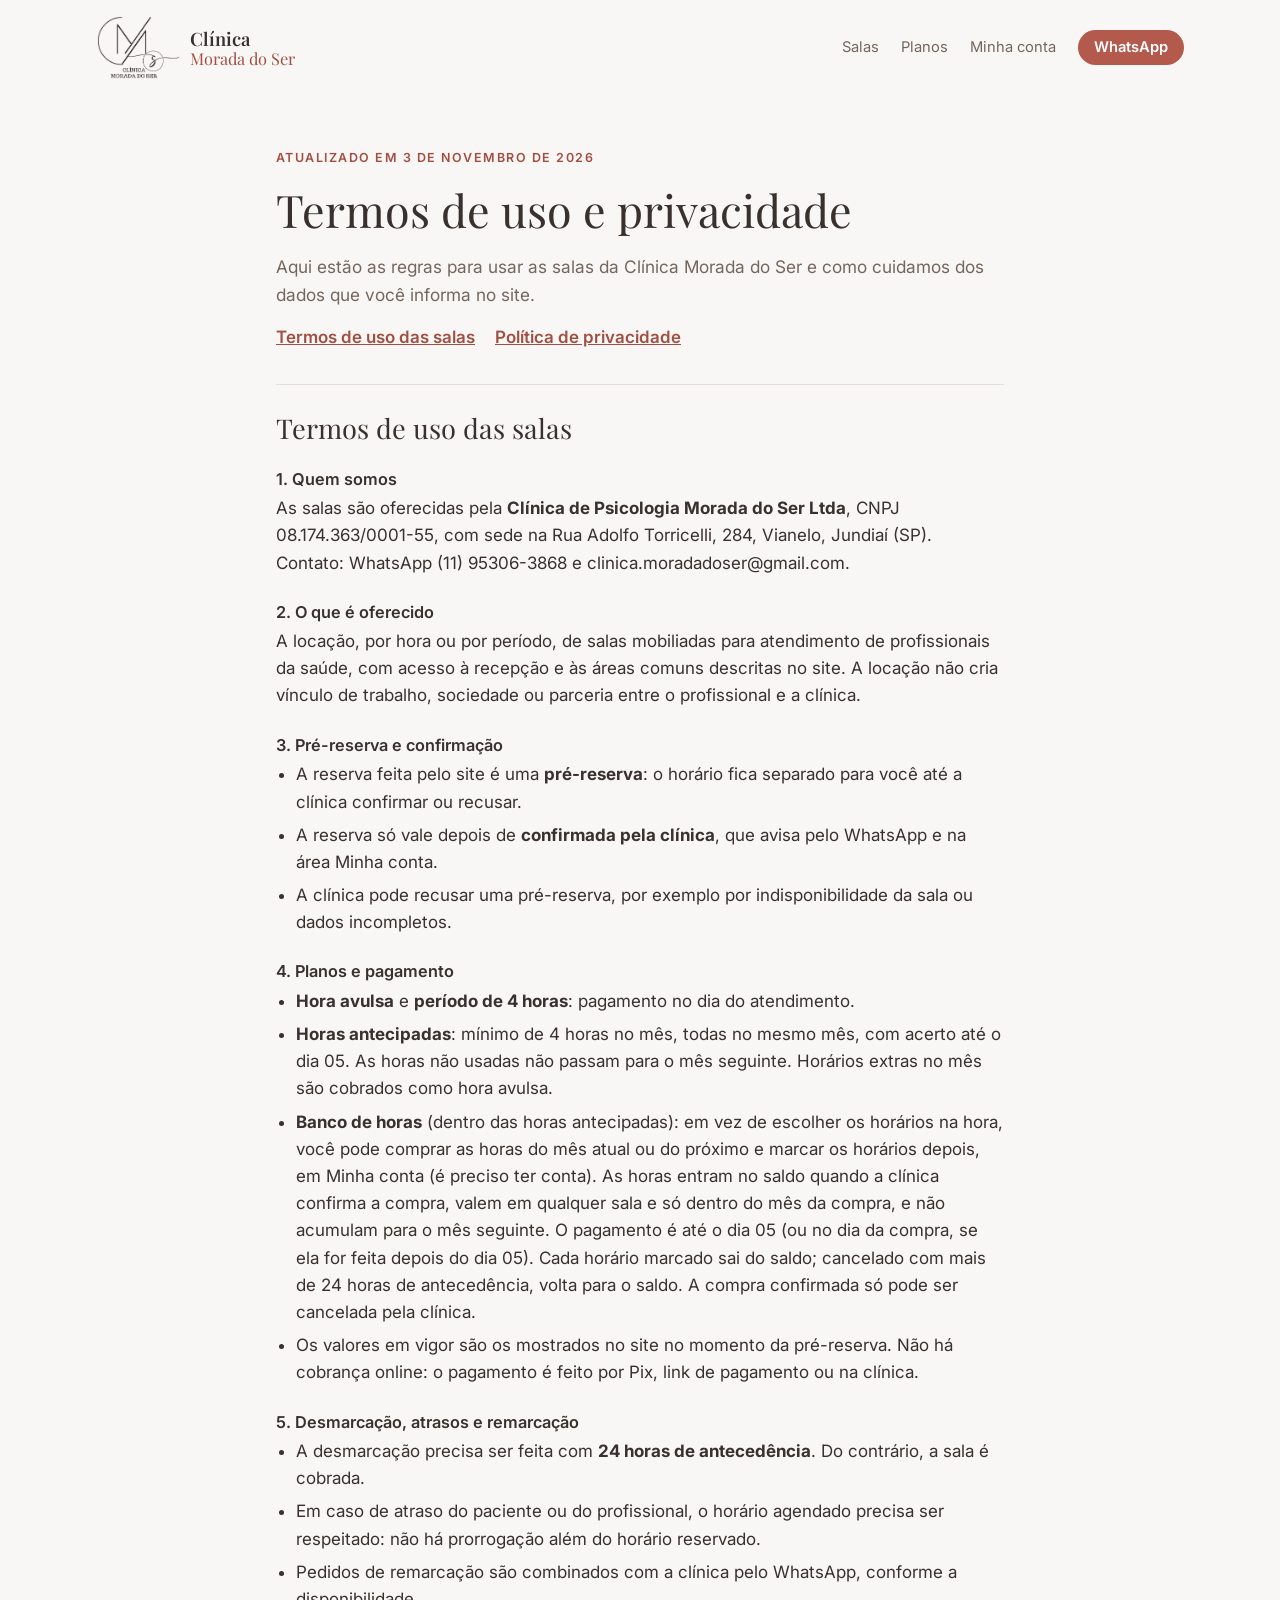
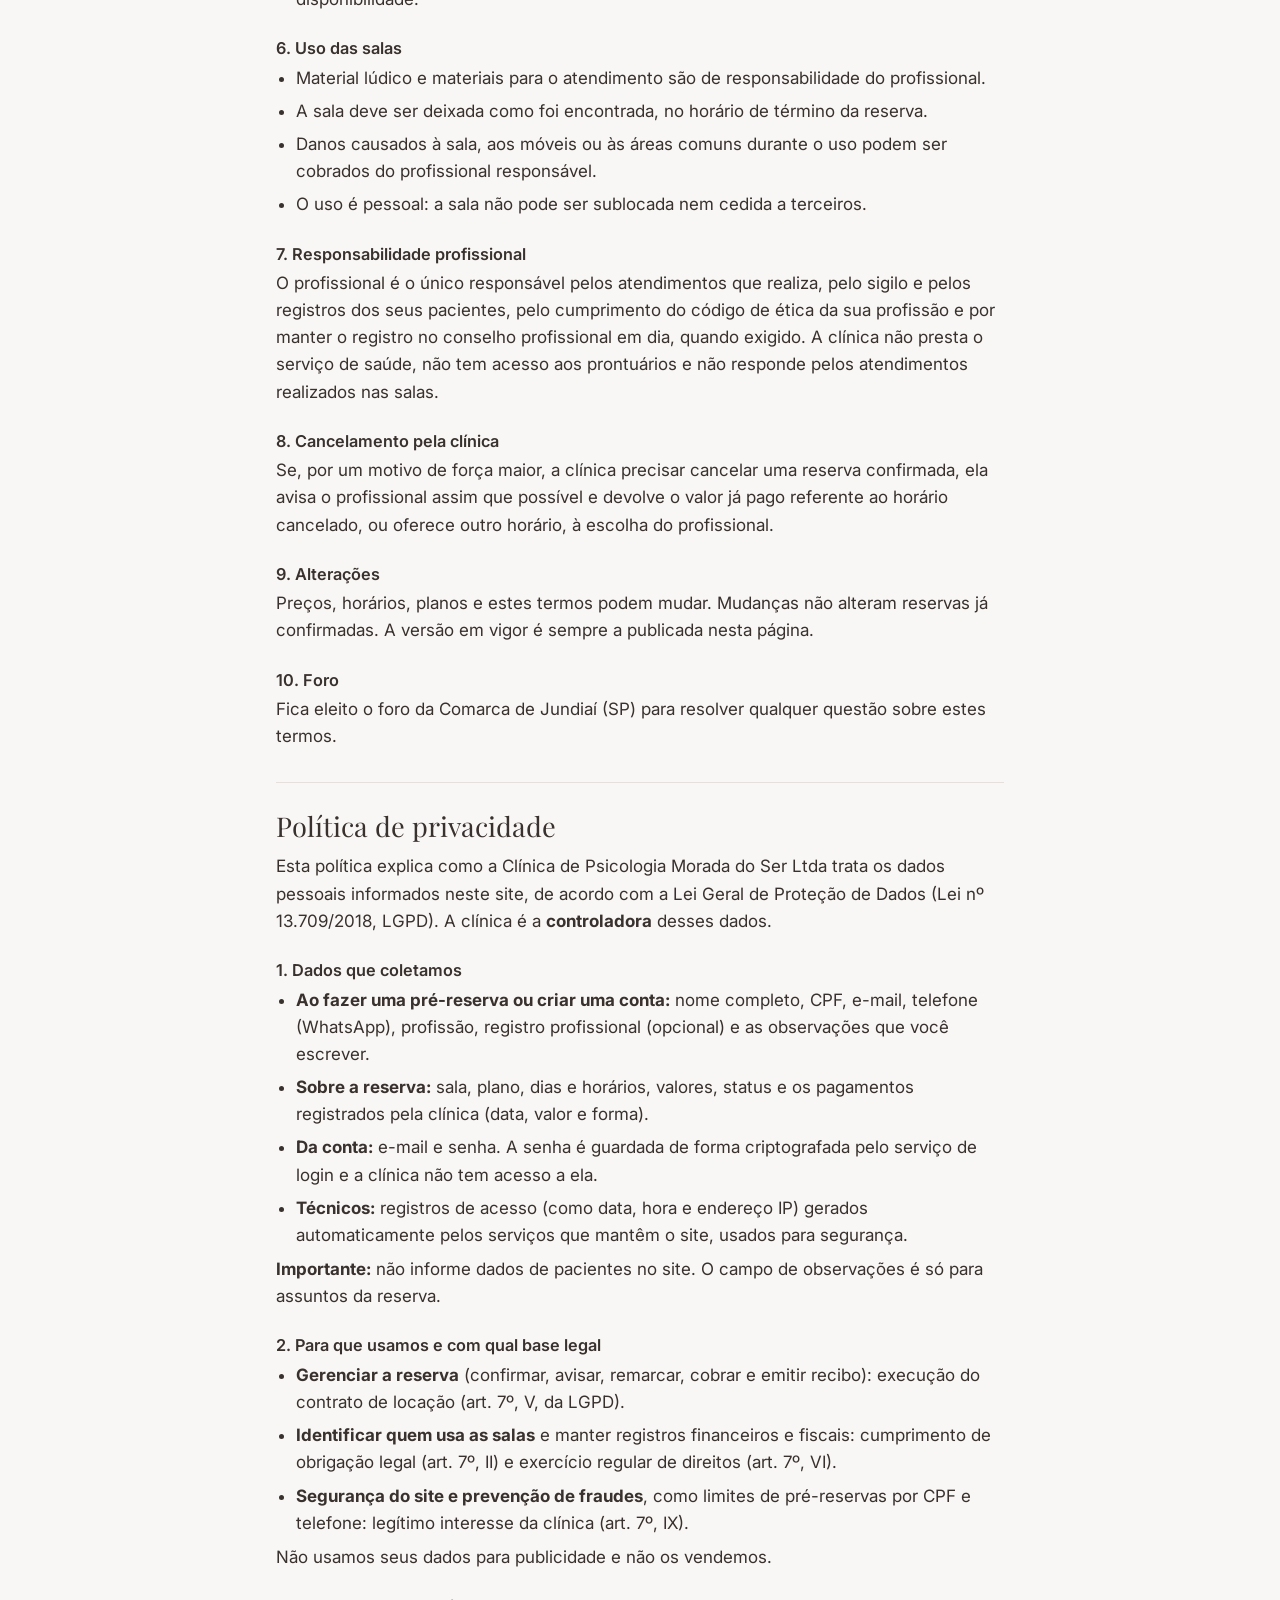
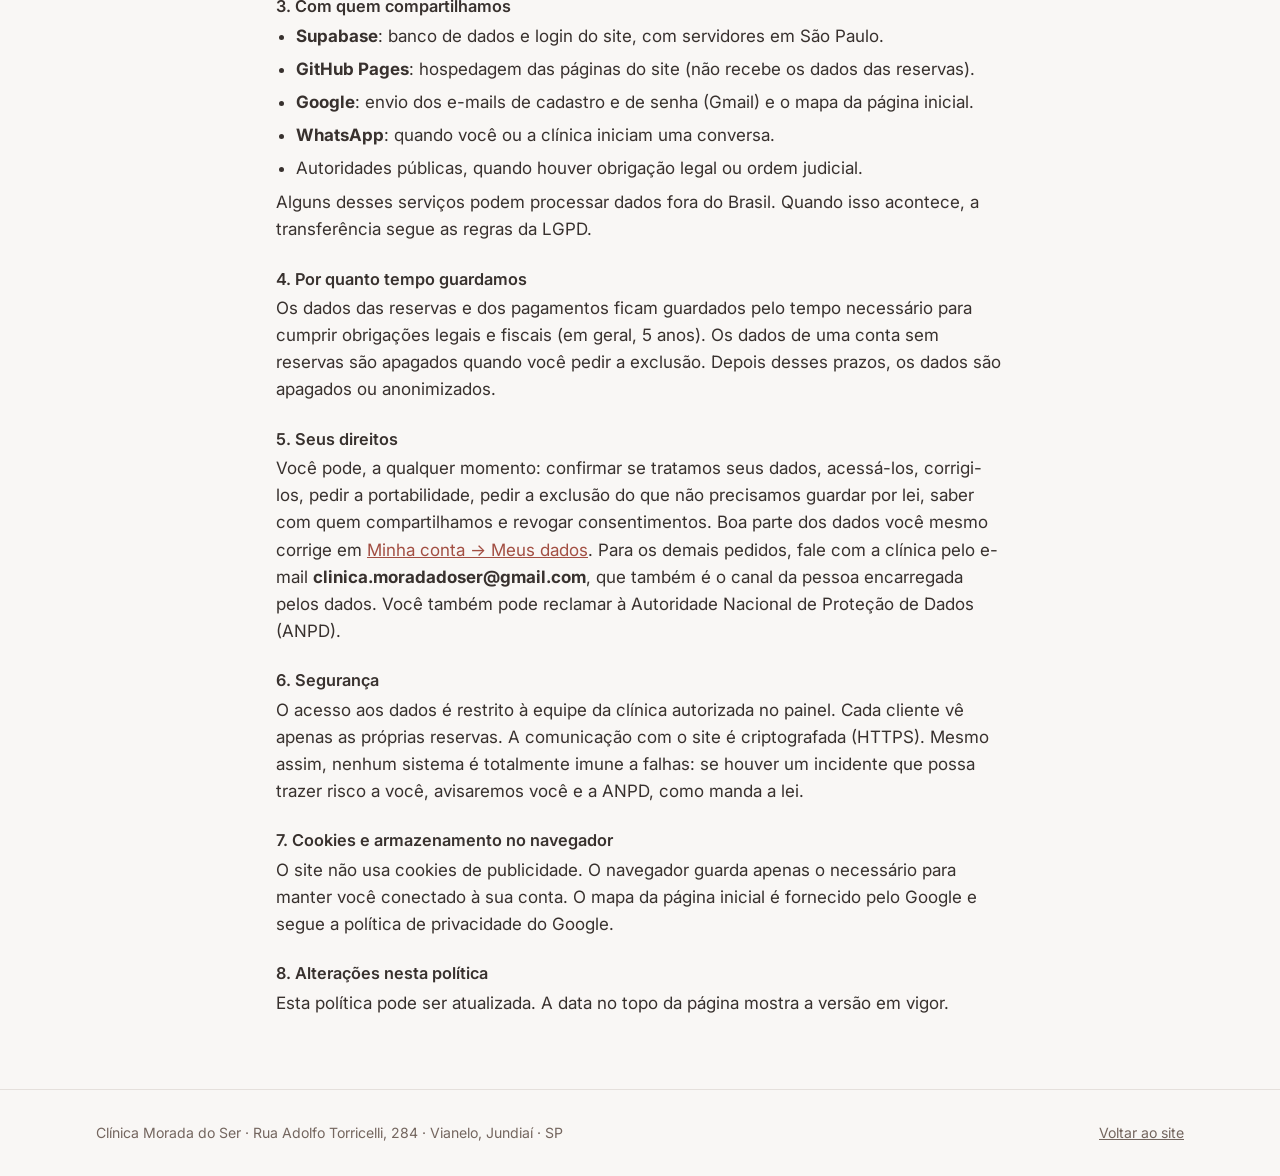
<file: termos.html>
<!doctype html>
<html lang="pt-BR">
<head>
<meta charset="utf-8">
<meta name="viewport" content="width=device-width,initial-scale=1,viewport-fit=cover">
<title>Termos de uso e privacidade · Morada do Ser</title>
<meta name="description" content="Termos de uso das salas e política de privacidade do site de locação de salas da Clínica Morada do Ser, em Jundiaí.">
<!-- compartilhamento -->
<meta property="og:type" content="website">
<meta property="og:locale" content="pt_BR">
<meta property="og:site_name" content="Clínica Morada do Ser">
<meta property="og:title" content="Termos de uso e privacidade · Clínica Morada do Ser">
<meta property="og:description" content="Regras de uso das salas e como a Clínica Morada do Ser cuida dos seus dados.">
<meta property="og:url" content="https://viniciusmalaquias.github.io/morada-salas/termos.html">
<meta property="og:image" content="https://viniciusmalaquias.github.io/morada-salas/img/og.jpg">
<meta property="og:image:width" content="1200">
<meta property="og:image:height" content="630">
<meta property="og:image:alt" content="Salas para atendimento por hora na Clínica Morada do Ser, em Jundiaí">
<meta name="twitter:card" content="summary_large_image">
<meta name="theme-color" content="#f9f7f5">
<!-- /compartilhamento -->
<link rel="icon" href="img/logo.webp">
<link rel="preconnect" href="https://fonts.googleapis.com">
<link rel="preconnect" href="https://fonts.gstatic.com" crossorigin>
<link rel="stylesheet" href="https://fonts.googleapis.com/css2?family=Playfair+Display:ital,wght@0,400;0,500;0,600;1,400&family=Inter:wght@400;500;600&display=swap">
<link rel="stylesheet" href="css/style.css?v=202611131154">
</head>
<body>
<!-- Texto-base preparado para a clínica revisar (de preferência com um advogado) antes do lançamento. -->
<header class="top">
  <div class="wrap">
    <a class="brand" href="index.html" aria-label="Clínica Morada do Ser, página inicial">
      <span class="logo" aria-hidden="true"></span>
      <span><b>Clínica</b><em>Morada do Ser</em></span>
    </a>
    <nav>
      <a href="index.html#salas">Salas</a>
      <a href="index.html#planos">Planos</a>
      <a href="conta.html">Minha conta</a>
      <a class="btn" href="https://wa.me/5511953063868" target="_blank" rel="noopener">WhatsApp</a>
    </nav>
  </div>
</header>

<main class="wrap legal">
  <span class="eyebrow">Atualizado em 3 de novembro de 2026</span>
  <h1>Termos de uso e privacidade</h1>
  <p class="lead">Aqui estão as regras para usar as salas da Clínica Morada do Ser e como cuidamos dos dados que você informa no site.</p>
  <nav class="legal-toc" aria-label="Nesta página">
    <a href="#termos">Termos de uso das salas</a>
    <a href="#privacidade">Política de privacidade</a>
  </nav>

  <section id="termos">
    <h2>Termos de uso das salas</h2>

    <h3>1. Quem somos</h3>
    <p>As salas são oferecidas pela <b>Clínica de Psicologia Morada do Ser Ltda</b>, CNPJ 08.174.363/0001-55, com sede na Rua Adolfo Torricelli, 284, Vianelo, Jundiaí (SP). Contato: WhatsApp (11) 95306-3868 e clinica.moradadoser@gmail.com.</p>

    <h3>2. O que é oferecido</h3>
    <p>A locação, por hora ou por período, de salas mobiliadas para atendimento de profissionais da saúde, com acesso à recepção e às áreas comuns descritas no site. A locação não cria vínculo de trabalho, sociedade ou parceria entre o profissional e a clínica.</p>

    <h3>3. Pré-reserva e confirmação</h3>
    <ul>
      <li>A reserva feita pelo site é uma <b>pré-reserva</b>: o horário fica separado para você até a clínica confirmar ou recusar.</li>
      <li>A reserva só vale depois de <b>confirmada pela clínica</b>, que avisa pelo WhatsApp e na área Minha conta.</li>
      <li>A clínica pode recusar uma pré-reserva, por exemplo por indisponibilidade da sala ou dados incompletos.</li>
    </ul>

    <h3>4. Planos e pagamento</h3>
    <ul>
      <li><b>Hora avulsa</b> e <b>período de 4 horas</b>: pagamento no dia do atendimento.</li>
      <li><b>Horas antecipadas</b>: mínimo de 4 horas no mês, todas no mesmo mês, com acerto até o dia 05. As horas não usadas não passam para o mês seguinte. Horários extras no mês são cobrados como hora avulsa.</li>
      <li><b>Banco de horas</b> (dentro das horas antecipadas): em vez de escolher os horários na hora, você pode comprar as horas do mês atual ou do próximo e marcar os horários depois, em Minha conta (é preciso ter conta). As horas entram no saldo quando a clínica confirma a compra, valem em qualquer sala e só dentro do mês da compra, e não acumulam para o mês seguinte. O pagamento é até o dia 05 (ou no dia da compra, se ela for feita depois do dia 05). Cada horário marcado sai do saldo; cancelado com mais de 24 horas de antecedência, volta para o saldo. A compra confirmada só pode ser cancelada pela clínica.</li>
      <li>Os valores em vigor são os mostrados no site no momento da pré-reserva. Não há cobrança online: o pagamento é feito por Pix, link de pagamento ou na clínica.</li>
    </ul>

    <h3>5. Desmarcação, atrasos e remarcação</h3>
    <ul>
      <li>A desmarcação precisa ser feita com <b>24 horas de antecedência</b>. Do contrário, a sala é cobrada.</li>
      <li>Em caso de atraso do paciente ou do profissional, o horário agendado precisa ser respeitado: não há prorrogação além do horário reservado.</li>
      <li>Pedidos de remarcação são combinados com a clínica pelo WhatsApp, conforme a disponibilidade.</li>
    </ul>

    <h3>6. Uso das salas</h3>
    <ul>
      <li>Material lúdico e materiais para o atendimento são de responsabilidade do profissional.</li>
      <li>A sala deve ser deixada como foi encontrada, no horário de término da reserva.</li>
      <li>Danos causados à sala, aos móveis ou às áreas comuns durante o uso podem ser cobrados do profissional responsável.</li>
      <li>O uso é pessoal: a sala não pode ser sublocada nem cedida a terceiros.</li>
    </ul>

    <h3>7. Responsabilidade profissional</h3>
    <p>O profissional é o único responsável pelos atendimentos que realiza, pelo sigilo e pelos registros dos seus pacientes, pelo cumprimento do código de ética da sua profissão e por manter o registro no conselho profissional em dia, quando exigido. A clínica não presta o serviço de saúde, não tem acesso aos prontuários e não responde pelos atendimentos realizados nas salas.</p>

    <h3>8. Cancelamento pela clínica</h3>
    <p>Se, por um motivo de força maior, a clínica precisar cancelar uma reserva confirmada, ela avisa o profissional assim que possível e devolve o valor já pago referente ao horário cancelado, ou oferece outro horário, à escolha do profissional.</p>

    <h3>9. Alterações</h3>
    <p>Preços, horários, planos e estes termos podem mudar. Mudanças não alteram reservas já confirmadas. A versão em vigor é sempre a publicada nesta página.</p>

    <h3>10. Foro</h3>
    <p>Fica eleito o foro da Comarca de Jundiaí (SP) para resolver qualquer questão sobre estes termos.</p>
  </section>

  <section id="privacidade">
    <h2>Política de privacidade</h2>
    <p>Esta política explica como a Clínica de Psicologia Morada do Ser Ltda trata os dados pessoais informados neste site, de acordo com a Lei Geral de Proteção de Dados (Lei nº 13.709/2018, LGPD). A clínica é a <b>controladora</b> desses dados.</p>

    <h3>1. Dados que coletamos</h3>
    <ul>
      <li><b>Ao fazer uma pré-reserva ou criar uma conta:</b> nome completo, CPF, e-mail, telefone (WhatsApp), profissão, registro profissional (opcional) e as observações que você escrever.</li>
      <li><b>Sobre a reserva:</b> sala, plano, dias e horários, valores, status e os pagamentos registrados pela clínica (data, valor e forma).</li>
      <li><b>Da conta:</b> e-mail e senha. A senha é guardada de forma criptografada pelo serviço de login e a clínica não tem acesso a ela.</li>
      <li><b>Técnicos:</b> registros de acesso (como data, hora e endereço IP) gerados automaticamente pelos serviços que mantêm o site, usados para segurança.</li>
    </ul>
    <p><b>Importante:</b> não informe dados de pacientes no site. O campo de observações é só para assuntos da reserva.</p>

    <h3>2. Para que usamos e com qual base legal</h3>
    <ul>
      <li><b>Gerenciar a reserva</b> (confirmar, avisar, remarcar, cobrar e emitir recibo): execução do contrato de locação (art. 7º, V, da LGPD).</li>
      <li><b>Identificar quem usa as salas</b> e manter registros financeiros e fiscais: cumprimento de obrigação legal (art. 7º, II) e exercício regular de direitos (art. 7º, VI).</li>
      <li><b>Segurança do site e prevenção de fraudes</b>, como limites de pré-reservas por CPF e telefone: legítimo interesse da clínica (art. 7º, IX).</li>
    </ul>
    <p>Não usamos seus dados para publicidade e não os vendemos.</p>

    <h3>3. Com quem compartilhamos</h3>
    <ul>
      <li><b>Supabase</b>: banco de dados e login do site, com servidores em São Paulo.</li>
      <li><b>GitHub Pages</b>: hospedagem das páginas do site (não recebe os dados das reservas).</li>
      <li><b>Google</b>: envio dos e-mails de cadastro e de senha (Gmail) e o mapa da página inicial.</li>
      <li><b>WhatsApp</b>: quando você ou a clínica iniciam uma conversa.</li>
      <li>Autoridades públicas, quando houver obrigação legal ou ordem judicial.</li>
    </ul>
    <p>Alguns desses serviços podem processar dados fora do Brasil. Quando isso acontece, a transferência segue as regras da LGPD.</p>

    <h3>4. Por quanto tempo guardamos</h3>
    <p>Os dados das reservas e dos pagamentos ficam guardados pelo tempo necessário para cumprir obrigações legais e fiscais (em geral, 5 anos). Os dados de uma conta sem reservas são apagados quando você pedir a exclusão. Depois desses prazos, os dados são apagados ou anonimizados.</p>

    <h3>5. Seus direitos</h3>
    <p>Você pode, a qualquer momento: confirmar se tratamos seus dados, acessá-los, corrigi-los, pedir a portabilidade, pedir a exclusão do que não precisamos guardar por lei, saber com quem compartilhamos e revogar consentimentos. Boa parte dos dados você mesmo corrige em <a href="conta.html">Minha conta → Meus dados</a>. Para os demais pedidos, fale com a clínica pelo e-mail <b>clinica.moradadoser@gmail.com</b>, que também é o canal da pessoa encarregada pelos dados. Você também pode reclamar à Autoridade Nacional de Proteção de Dados (ANPD).</p>

    <h3>6. Segurança</h3>
    <p>O acesso aos dados é restrito à equipe da clínica autorizada no painel. Cada cliente vê apenas as próprias reservas. A comunicação com o site é criptografada (HTTPS). Mesmo assim, nenhum sistema é totalmente imune a falhas: se houver um incidente que possa trazer risco a você, avisaremos você e a ANPD, como manda a lei.</p>

    <h3>7. Cookies e armazenamento no navegador</h3>
    <p>O site não usa cookies de publicidade. O navegador guarda apenas o necessário para manter você conectado à sua conta. O mapa da página inicial é fornecido pelo Google e segue a política de privacidade do Google.</p>

    <h3>8. Alterações nesta política</h3>
    <p>Esta política pode ser atualizada. A data no topo da página mostra a versão em vigor.</p>
  </section>
</main>

<footer>
  <div class="wrap">
    <span>Clínica Morada do Ser · Rua Adolfo Torricelli, 284 · Vianelo, Jundiaí · SP</span>
    <a href="index.html">Voltar ao site</a>
  </div>
</footer>
</body>
</html>
</file>
<file: css/style.css>
/* Paleta e fontes seguem moradadoser.com.br */
:root{
  --bg:#f9f7f5; --surface:#f4f0ec; --card:#ffffff;
  --ink:#38312e; --muted:#74665f; --line:#e5e0dc;
  --accent:#a24f43; --rose:#ce8b7e; --rose-hover:#9e4f43; --rose-soft:#f5e7e3; --rose-ink:#ffffff;
  /* preenchimento com texto branco (contraste ≥ 4,5:1) e rosé de títulos grandes (≥ 3:1) */
  --fill:#b35a4d; --rose-title:#bf7466;
  --danger:#b3261e;
  --display:"Playfair Display", Georgia, "Times New Roman", serif;
  --body:"Inter", system-ui, -apple-system, "Segoe UI", sans-serif;
  --r:12px;
  color-scheme:light;
}
@media (prefers-color-scheme: dark){:root{
  --bg:#1e1917; --surface:#28211e; --card:#2e2622;
  --ink:#f0e9e4; --muted:#b4a69f; --line:#3b322e;
  --accent:#e3a496; --rose:#ce8b7e; --rose-hover:#9e4f43; --rose-soft:#3a2924; --rose-ink:#ffffff;
  --fill:#b35a4d; --rose-title:#ce8b7e;
  --danger:#f2867d; color-scheme:dark}}

*{box-sizing:border-box}
html{scroll-behavior:smooth}
body{margin:0;background:var(--bg);color:var(--ink);font-family:var(--body);font-size:17px;line-height:1.6;-webkit-font-smoothing:antialiased}
img{max-width:100%}
[hidden]{display:none!important}
.wrap{max-width:1120px;margin:0 auto;padding-left:max(16px,env(safe-area-inset-left,0px));padding-right:max(16px,env(safe-area-inset-right,0px))}
h1,h2,h3{font-family:var(--display);font-weight:500;line-height:1.15;text-wrap:balance;margin:0}
h1{font-size:clamp(2.1rem,5vw,3.4rem)}
h2{font-size:clamp(1.6rem,3.4vw,2.3rem)}
h3{font-size:1.25rem}
h1 em,h2 em{font-style:italic;color:var(--rose-title)}
p{margin:0}
a{color:inherit}
.eyebrow{font-size:.78rem;font-weight:600;letter-spacing:.12em;text-transform:uppercase;color:var(--accent)}
:focus-visible{outline:3px solid var(--rose);outline-offset:3px;border-radius:6px}

.btn{display:inline-flex;align-items:center;justify-content:center;gap:.5em;font:600 1rem/1 var(--body);padding:.95em 1.4em;border-radius:999px;border:0;cursor:pointer;text-decoration:none;background:var(--fill);color:var(--rose-ink);transition:background .15s, transform .15s}
.btn:hover{background:var(--rose-hover);transform:translateY(-1px)}
.btn.ghost{background:transparent;color:var(--ink);box-shadow:inset 0 0 0 1.5px var(--line)}
.btn.ghost:hover{box-shadow:inset 0 0 0 1.5px var(--rose)}
.btn svg{width:1.1em;height:1.1em}

.logo{display:block;width:84px;height:63px;flex:none;background:var(--ink);-webkit-mask:url("../img/logo.webp") center/contain no-repeat;mask:url("../img/logo.webp") center/contain no-repeat}
.brand{display:flex;align-items:center;gap:10px;text-decoration:none}
.brand b{display:block;font-family:var(--display);font-weight:600;font-size:1.15rem;line-height:1.15}
.brand em{display:block;font-family:var(--display);font-style:normal;color:var(--accent);font-size:1.02rem;line-height:1.15}

header.top{padding-block:16px}
header.top .wrap{display:flex;align-items:center;justify-content:space-between;gap:16px;flex-wrap:wrap}
header.top nav{display:flex;gap:22px;align-items:center;font-size:.92rem}
header.top nav a:not(.btn){text-decoration:none;color:var(--muted)}
header.top nav a:not(.btn):hover{color:var(--accent)}
header .btn{padding:.7em 1.1em;font-size:.92rem}
@media (max-width:720px){header.top nav a:not(.btn){display:none}}

.hero{padding-block:24px 72px}
.hero .wrap{display:grid;grid-template-columns:1.1fr .9fr;gap:56px;align-items:center}
.hero-copy{display:flex;flex-direction:column;gap:22px;min-width:0}
.hero-copy .lead{font-size:1.12rem;color:var(--muted);max-width:36ch}
.hero-actions{display:flex;gap:12px;flex-wrap:wrap}
.facts{display:grid;grid-template-columns:repeat(3,minmax(0,1fr));gap:20px;border-top:1px solid var(--line);padding-top:14px}
.facts strong{display:block;font-family:var(--display);font-weight:500;font-size:1.45rem;color:var(--accent)}
.facts span{font-size:.88rem;color:var(--muted)}
@media (max-width:480px){.facts{grid-template-columns:1fr 1fr}}
.arch{position:relative;aspect-ratio:4/5;max-width:100%;border-radius:999px 999px var(--r) var(--r);background:var(--rose-soft);overflow:hidden;box-shadow:inset 0 0 0 10px var(--surface),0 0 0 1px var(--line)}
.arch img{width:100%;height:100%;object-fit:cover;display:block}
.ph{position:absolute;inset:0;display:grid;place-items:center;text-align:center;color:var(--muted);font-size:.9rem;padding:24px}
.ph svg{width:64px;height:64px;color:var(--accent);margin:0 auto 10px;display:block}
@media (max-width:820px){.hero .wrap{grid-template-columns:1fr;gap:36px}.arch{max-width:380px;width:100%;margin:0 auto}}

section{padding-block:72px}
.band{background:var(--surface);border-block:1px solid var(--line)}
.sec-head{display:flex;flex-direction:column;gap:12px;max-width:640px;margin-bottom:36px}
.sec-head p{color:var(--muted)}

.chips{display:flex;flex-wrap:wrap;gap:10px}
.chips span{padding:.5em 1em;border-radius:999px;background:var(--rose-soft);color:var(--accent);font-weight:500;font-size:.95rem}

/* salas */
.rooms{display:grid;grid-template-columns:repeat(2,minmax(0,1fr));gap:28px}
.rooms.one{grid-template-columns:minmax(0,1fr)}
@media (max-width:760px){.rooms{grid-template-columns:minmax(0,1fr)}}
.room{background:var(--card);border:1px solid var(--line);border-radius:var(--r);overflow:hidden;display:flex;flex-direction:column}
.room-main{position:relative;aspect-ratio:4/3;background:var(--rose-soft)}
.room-main img{width:100%;height:100%;object-fit:cover;display:block}
.thumbs{display:flex;gap:6px;padding:8px;overflow-x:auto;background:var(--card);border-bottom:1px solid var(--line)}
.thumbs button{flex:none;width:64px;height:48px;padding:0;border:2px solid transparent;border-radius:8px;overflow:hidden;cursor:pointer;background:var(--rose-soft)}
.thumbs button[aria-current="true"]{border-color:var(--rose)}
.thumbs img{width:100%;height:100%;object-fit:cover;display:block}
.room-body{padding:20px 22px 24px;display:flex;flex-direction:column;gap:12px;flex:1}
.room-body p{color:var(--muted);font-size:.97rem;white-space:pre-line}
.room-body ul{list-style:none;margin:0;padding:0;display:flex;flex-wrap:wrap;gap:8px}
.room-body li{font-size:.84rem;padding:.3em .8em;border:1px solid var(--line);border-radius:999px}
.room-body .btn{align-self:flex-start;margin-top:auto;padding:.75em 1.2em;font-size:.92rem}

.grid-feat{display:grid;grid-template-columns:repeat(auto-fill,minmax(220px,1fr));gap:32px}
.feat{display:flex;flex-direction:column;gap:6px;padding-top:16px;border-top:1px solid var(--line)}
.feat p{color:var(--muted);font-size:.96rem}

.steps{list-style:none;margin:0;padding:0;display:grid;grid-template-columns:repeat(auto-fit,minmax(200px,1fr));gap:28px;counter-reset:s}
.steps li{counter-increment:s;display:flex;flex-direction:column;gap:8px;padding-top:18px;border-top:2px solid var(--rose)}
.steps li::before{content:counter(s);font-family:var(--display);font-size:1.9rem;color:var(--rose-title);line-height:1}
.steps p{color:var(--muted);font-size:.96rem}

/* agenda */
.planner{display:grid;grid-template-columns:1.25fr .75fr;gap:32px;align-items:start}
@media (max-width:860px){.planner{grid-template-columns:minmax(0,1fr)}}
.card{background:var(--card);border:1px solid var(--line);border-radius:var(--r);padding:22px;min-width:0}
.sched-scroll{overflow-x:auto}
table.sched{border-collapse:separate;border-spacing:5px;width:100%;min-width:340px;font-size:.88rem;font-variant-numeric:tabular-nums}
.sched th{font-weight:600;color:var(--muted);text-align:center;padding:2px}
.sched th[scope=row]{text-align:right;padding-right:6px;white-space:nowrap}
.slot{width:100%;height:32px;border-radius:8px;border:1.5px dashed var(--line);background:transparent;cursor:pointer;color:var(--accent);font:600 .8rem var(--body)}
.slot:hover{border-color:var(--rose)}
.slot[aria-pressed="true"]{background:var(--rose-soft);border:1.5px solid var(--rose)}
.slot[aria-pressed="true"]::after{content:"✓"}
.hint{font-size:.85rem;color:var(--muted);margin-top:10px}
form.req{display:flex;flex-direction:column;gap:14px}
.field{display:flex;flex-direction:column;gap:6px}
.field label{font-size:.85rem;font-weight:600}
.field input,.field select,.field textarea{font:inherit;font-size:1rem;padding:.7em .85em;border-radius:10px;border:1.5px solid var(--line);background:var(--bg);color:var(--ink);width:100%}
.field textarea{resize:vertical;min-height:72px}
.summary{font-size:.9rem;color:var(--muted);background:var(--bg);border-radius:10px;padding:10px 12px}
.summary b{color:var(--ink)}
.contact-line{display:flex;align-items:center;gap:10px;flex-wrap:wrap;font-size:.92rem;color:var(--muted)}
.contact-line strong{color:var(--ink);user-select:all}

.loc{display:grid;grid-template-columns:1fr 1fr;gap:40px;align-items:center}
.loc dl{display:grid;grid-template-columns:auto 1fr;gap:12px 20px;margin:0}
.loc dt{font-size:.78rem;font-weight:600;letter-spacing:.08em;text-transform:uppercase;color:var(--accent);padding-top:3px}
.loc dd{margin:0;overflow-wrap:anywhere}
.mapwrap{display:flex;flex-direction:column;gap:12px;align-items:flex-start;min-width:0}
.mapwrap iframe{display:block;width:100%;max-width:100%;aspect-ratio:16/11;border:1px solid var(--line);border-radius:var(--r);background:var(--rose-soft)}
.btn.small{padding:.6em 1em;font-size:.88rem}
@media (max-width:820px){.loc{grid-template-columns:minmax(0,1fr)}}

footer{padding-block:32px;border-top:1px solid var(--line);font-size:.88rem;color:var(--muted)}
footer .wrap{display:flex;justify-content:space-between;gap:16px;flex-wrap:wrap}

.notice{background:var(--rose-soft);color:var(--ink);font-size:.88rem;padding:10px 0;text-align:center}
@media (prefers-reduced-motion:reduce){*{transition:none!important;scroll-behavior:auto!important}}

/* planos (página inicial) */
.plans{display:grid;grid-template-columns:repeat(auto-fill,minmax(200px,1fr));gap:16px;margin-bottom:24px}
.plan{position:relative;background:var(--card);border:1px solid var(--line);border-radius:var(--r);padding:20px;display:flex;flex-direction:column;gap:6px}
.plan strong{font-family:var(--display);font-weight:500;font-size:1.4rem;color:var(--accent)}
.plan p{color:var(--muted);font-size:.9rem}
.plan .off{position:absolute;top:14px;right:14px;font-size:.72rem;font-weight:600;padding:.15em .55em;border-radius:999px;background:var(--fill);color:var(--rose-ink)}
.plan .desconto{font-size:.78rem;font-weight:600;color:var(--rose-ink)}
.rules{margin:0 0 28px;padding-left:1.2em;color:var(--muted);font-size:.92rem;display:flex;flex-direction:column;gap:4px}
@media (max-width:720px){header.top nav a[data-account]{display:inline}}

/* reservar mais visível */
a.room-main{display:block;cursor:pointer}
a.room-main img{transition:transform .3s ease}
a.room-main:hover img{transform:scale(1.03)}
.room h3 a{text-decoration:none}
.room h3 a:hover{color:var(--accent)}
.room-body .btn-res{align-self:stretch;margin-top:auto;padding:.9em 1.2em;font-size:.98rem}
.btn-res svg{width:1.1em;height:1.1em}

/* Termos e privacidade */
.legal{max-width:760px;padding-block:48px 72px}
.legal h1{font-family:var(--display);font-weight:400;font-size:clamp(2rem,5vw,2.8rem);line-height:1.15;margin:.3em 0 .4em}
.legal .lead{color:var(--muted);font-size:1.08rem}
.legal section{padding-block:28px 0;border-top:1px solid var(--line);margin-top:32px}
.legal h2{font-family:var(--display);font-weight:400;font-size:1.7rem;margin:0 0 .4em}
.legal h3{font-family:var(--body);font-weight:600;font-size:1.02rem;margin:1.6em 0 .4em}
.legal p,.legal li{color:var(--ink)}
.legal ul{padding-left:1.2em;margin:.4em 0}
.legal li{margin:.35em 0}
.legal a{color:var(--accent)}
.legal-toc{display:flex;flex-wrap:wrap;gap:8px 20px;margin-top:16px}
.legal-toc a{font-weight:600}
.legal section{scroll-margin-top:90px}
</file>
